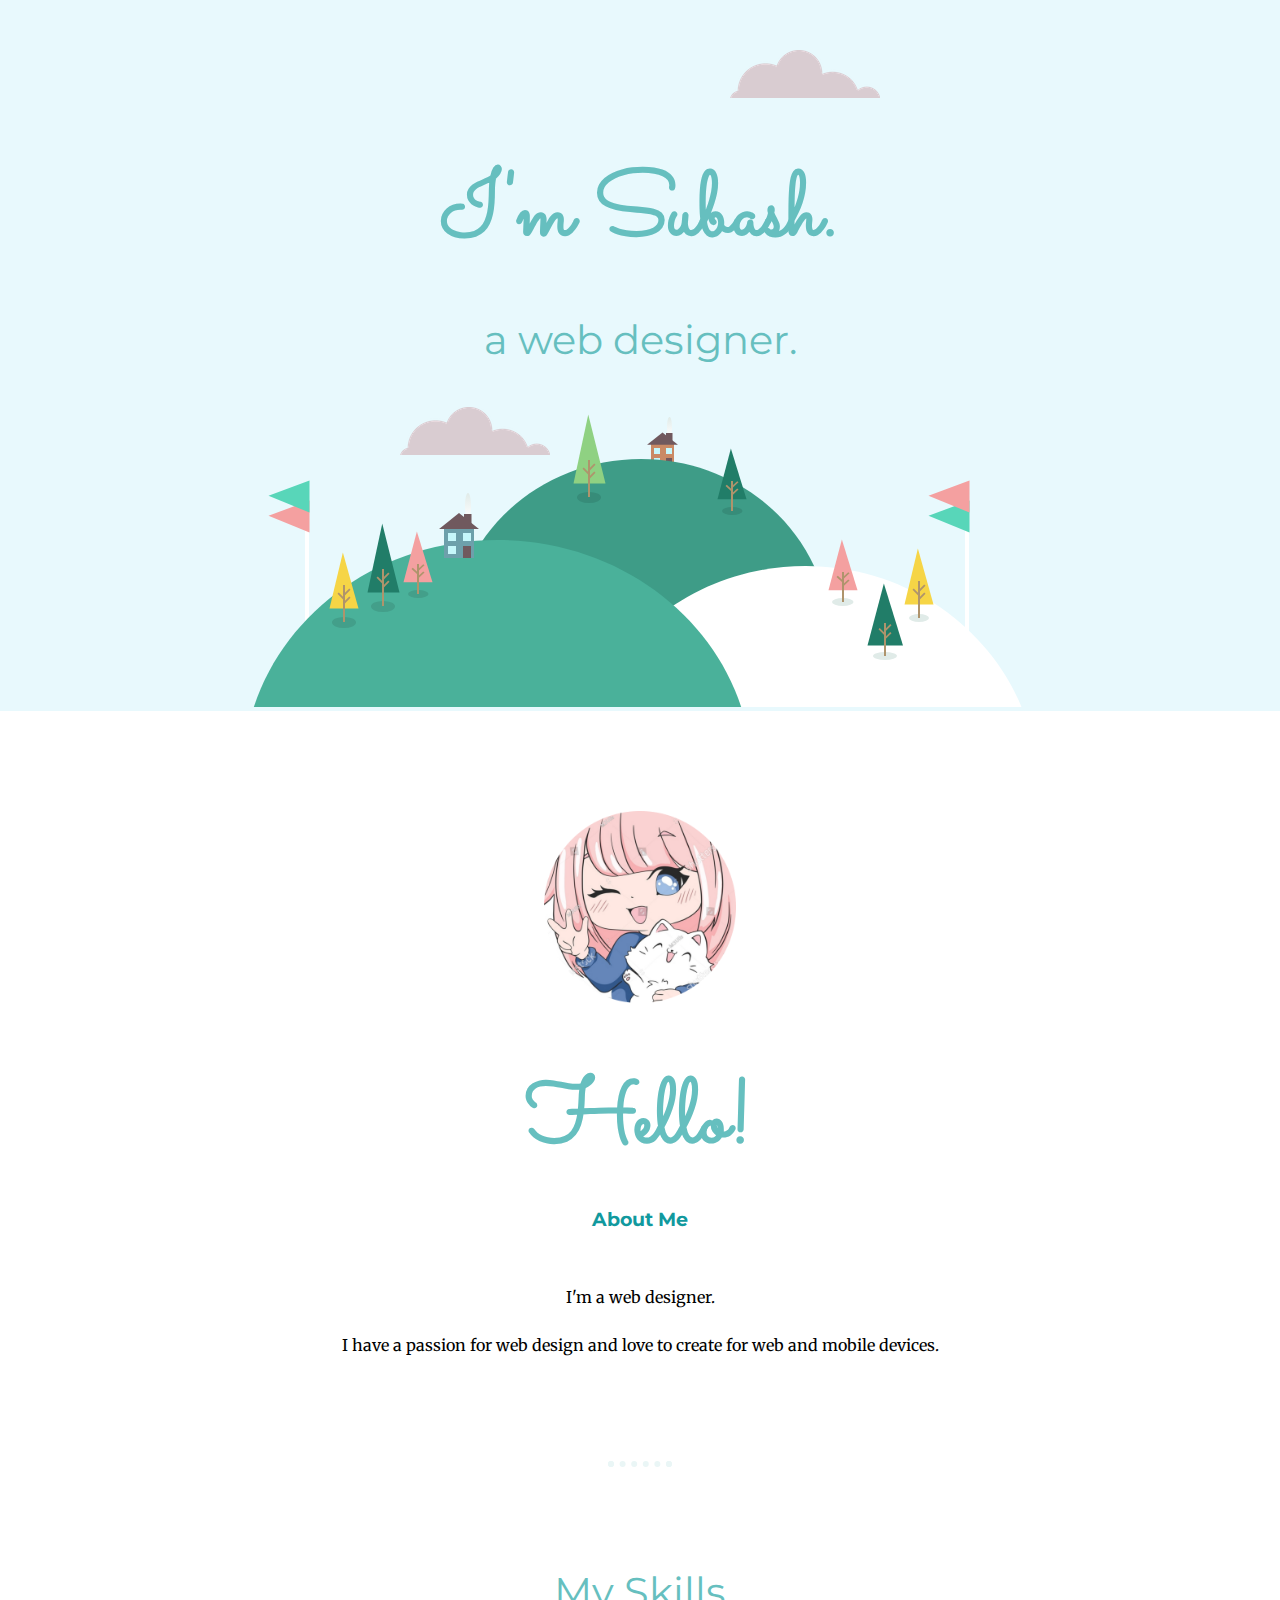
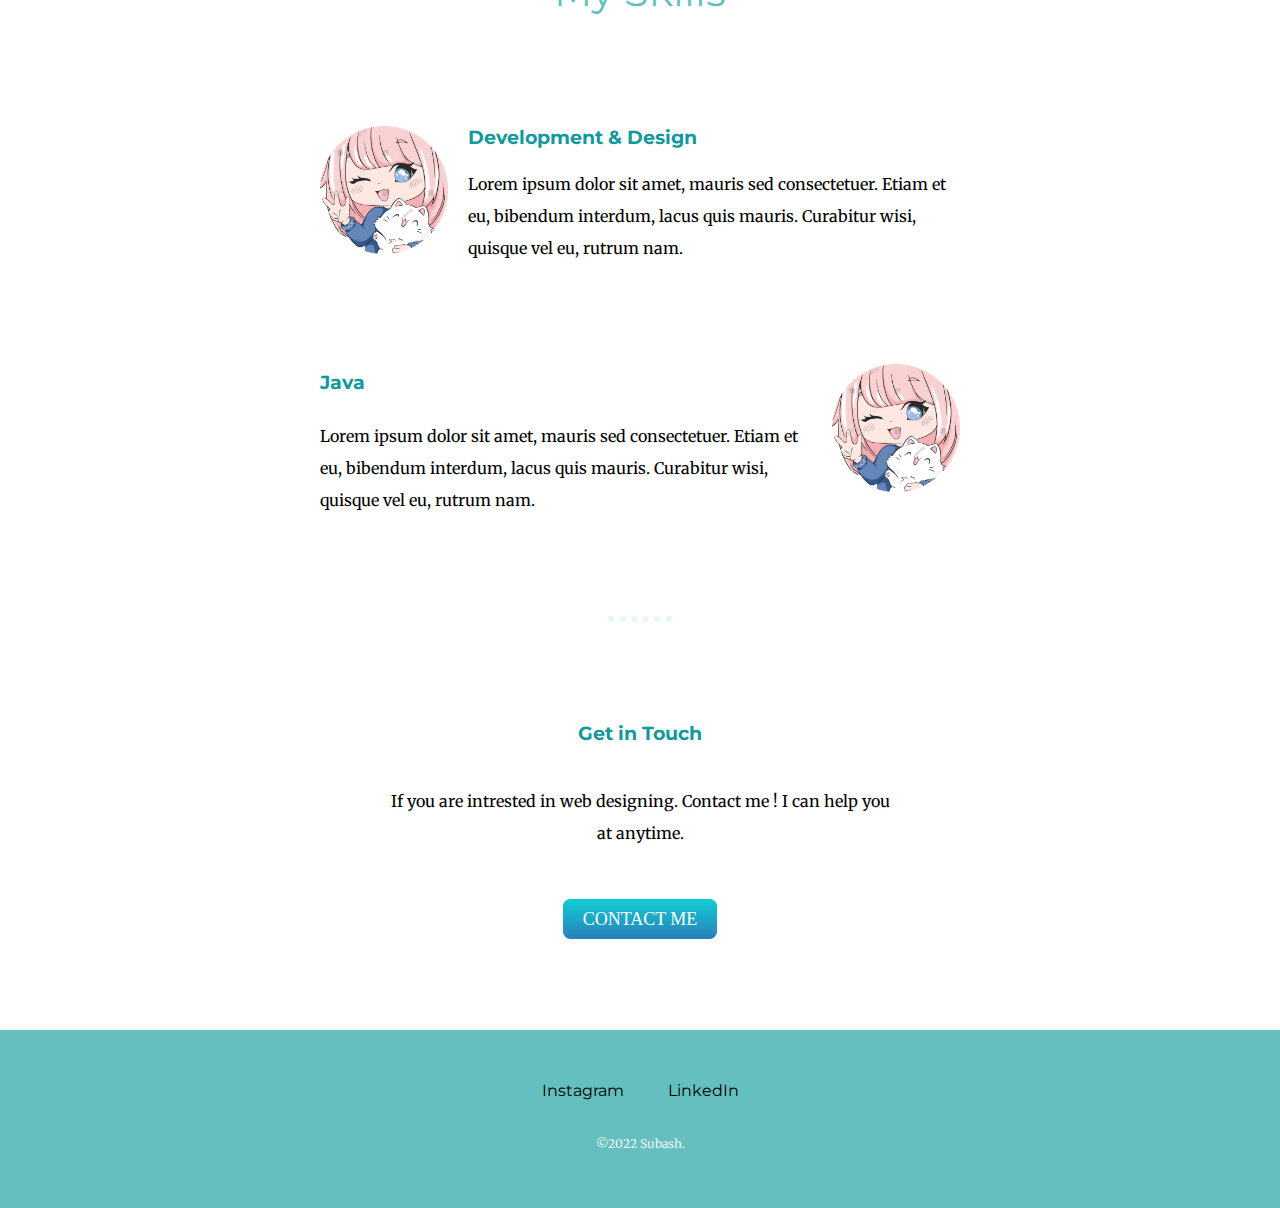
<file: index.html>
<!DOCTYPE html>
<html lang="en" dir="ltr">
  <head>
    <meta charset="utf-8">
    <title>Subash R</title>
    <link rel="stylesheet" href="css/style.css">
    <link rel="icon" href="anime.jpg">
    <link rel="preconnect" href="https://fonts.googleapis.com">
    <link rel="preconnect" href="https://fonts.gstatic.com" crossorigin>
    <link href="https://fonts.googleapis.com/css2?family=Merriweather&family=Montserrat&family=Sacramento&display=swap" rel="stylesheet">
  </head>
  <body>
    <div class="top">
  <img  class="top-cloud" src="cloud.png" alt="cloud-img">
      <h1>I'm Subash.</h1>
      <h2>a web designer.</h2>
        <img class="bottom-cloud" src="cloud.png" alt="cloud-img">
          <img src="land.svg" alt="land-img">
    </div>

    <div class="middle">
              <div class="profile">
                <img class="img" src="pro.png" alt="profile-img">
                <h1>Hello!</h1>
                <h3>About Me</h3>
                <p class="content"> <p>I'm a web designer.</P>
                          <p>I have a passion for web design and love to create for web and mobile devices.</p>   </p>
               </div>
              <hr>
              <div class="skills">
                <h2>My Skills</h2>
                <div class="skill-row">
                  <img  class="pic"src="pro.png" alt="img">
                  <h3>Development & Design</h3>
                  <p>Lorem ipsum dolor sit amet, mauris sed consectetuer. Etiam et eu, bibendum interdum, lacus quis mauris. Curabitur wisi, quisque vel eu, rutrum nam.</p>
                </div>

              <div class="skill2">
                <img  class="pics"src="pro.png" alt="img">
                <h3>Java</h3>
                <p>Lorem ipsum dolor sit amet, mauris sed consectetuer. Etiam et eu, bibendum interdum, lacus quis mauris. Curabitur wisi, quisque vel eu, rutrum nam.</p>
              </div>
            </div>
              <hr>
              <div class="contact">
                <h3>Get in Touch</h3>
                    <p class="contact-msg" > If you are intrested in web designing. Contact me ! I can help you at anytime.</p>
                   <a class="btn"href="mailto:subash77r@gmail.com"> CONTACT ME</a>
    </div>
  </div>
            <div class="bottom">
                <a class="insta" href="https://www.instagram.com/its_rowdy_baby/">Instagram</a>
                <a class="link" href="https://www.linkedin.com/in/subash-r-0457901ab">LinkedIn</a>
                <p class="copyright">©2022 Subash.</p>


            </div>








  </body>
</html>
</file>
<file: css/style.css>
body{
  /*background-color:#C3F8FF;*/
  margin:0;
  text-align: center;
  font-family: 'Merriweather', serif;


}   /*7DE5ED*/
h1{
  font-size: 5.625rem;
  margin: 50px auto 0 auto;
  color:  #66BFBF;
  font-family: 'Sacramento', cursive;
}
h2{
  font-family: 'Montserrat', sans-serif;
  font-size: 2.5rem;
  color:  #66BFBF;
  font-weight:normal;
  padding-bottom: 10px;
}
h3{
  color: #11999E;
  font-family: 'Montserrat', sans-serif;
}
p{
    line-height: 2;
}
hr{
  border: dotted #EAF6F6 6px;
  border-bottom: none;
  width: 4%;
  margin: 100px auto;
}

a{
  color: #11999E;
  font-family: 'Montserrat', sans-serif;
  margin: 10px 20px;
  text-decoration: none;
}

.top{
 background-color: #E8F9FD;
  position: relative;
  padding-top: 100px;
}
.top-cloud{
  position: absolute;
  right: 400px;
  top:50px;

}

.bottom-cloud{
  position: absolute;
  left: 400px;


}

.middle{
  margin: 100px 0;
  /*   background-color: #FFD6EC;*/


}
.bottom{
  background-color: #66BFBF;/* #E8F9FD*/
  padding: 50px 0 20px;


}
.content{
  width: 50%;
  margin: 10px auto 50px auto;
  text-align: left;
  line-height: 2;
}
.skill-row{
  width: 50%;
  margin: 100px auto 100px auto;
  text-align: left;


}

.img{
  width: 22%;
  float: none;
}
.pic{
  width: 20%;
  float: left;
  margin-right: 20px;
}
.skill2{
  width: 50%;
  margin: 100px auto 100px auto;
  text-align: left;
  line-height: 2;
}
.pics{
  width: 20%;
  float: right;
  margin-left: 20px;
}
.contact-msg{
  width:40%;
  margin: 40px auto 60px;

}
.copyright{
  color: #EAF6F6;
 font-size: 0.75rem;
 padding: 20px 0;
}
.insta{
  color: black;
}
.link{
  color: black;
}

a:hover {
  color: #EAF6F6;
}
.img{
  width: 15%;
}
.btn {
  background: #11cdd4;
  background-image: -webkit-linear-gradient(top, #11cdd4, #2980b9);
  background-image: -moz-linear-gradient(top, #11cdd4, #2980b9);
  background-image: -ms-linear-gradient(top, #11cdd4, #2980b9);
  background-image: -o-linear-gradient(top, #11cdd4, #2980b9);
  background-image: linear-gradient(to bottom, #11cdd4, #2980b9);
  -webkit-border-radius: 8;
  -moz-border-radius: 8;
  border-radius: 8px;
  font-family: Georgia;
  color: #ffffff;
  font-size: 18px;
  padding: 10px 20px 10px 20px;
  text-decoration: none;
}

.btn:hover {
  background: #30e3cb;
  background-image: -webkit-linear-gradient(top, #30e3cb, #3498db);
  background-image: -moz-linear-gradient(top, #30e3cb, #3498db);
  background-image: -ms-linear-gradient(top, #30e3cb, #3498db);
  background-image: -o-linear-gradient(top, #30e3cb, #3498db);
  background-image: linear-gradient(to bottom, #30e3cb, #3498db);
  text-decoration: none;
}
</file>
